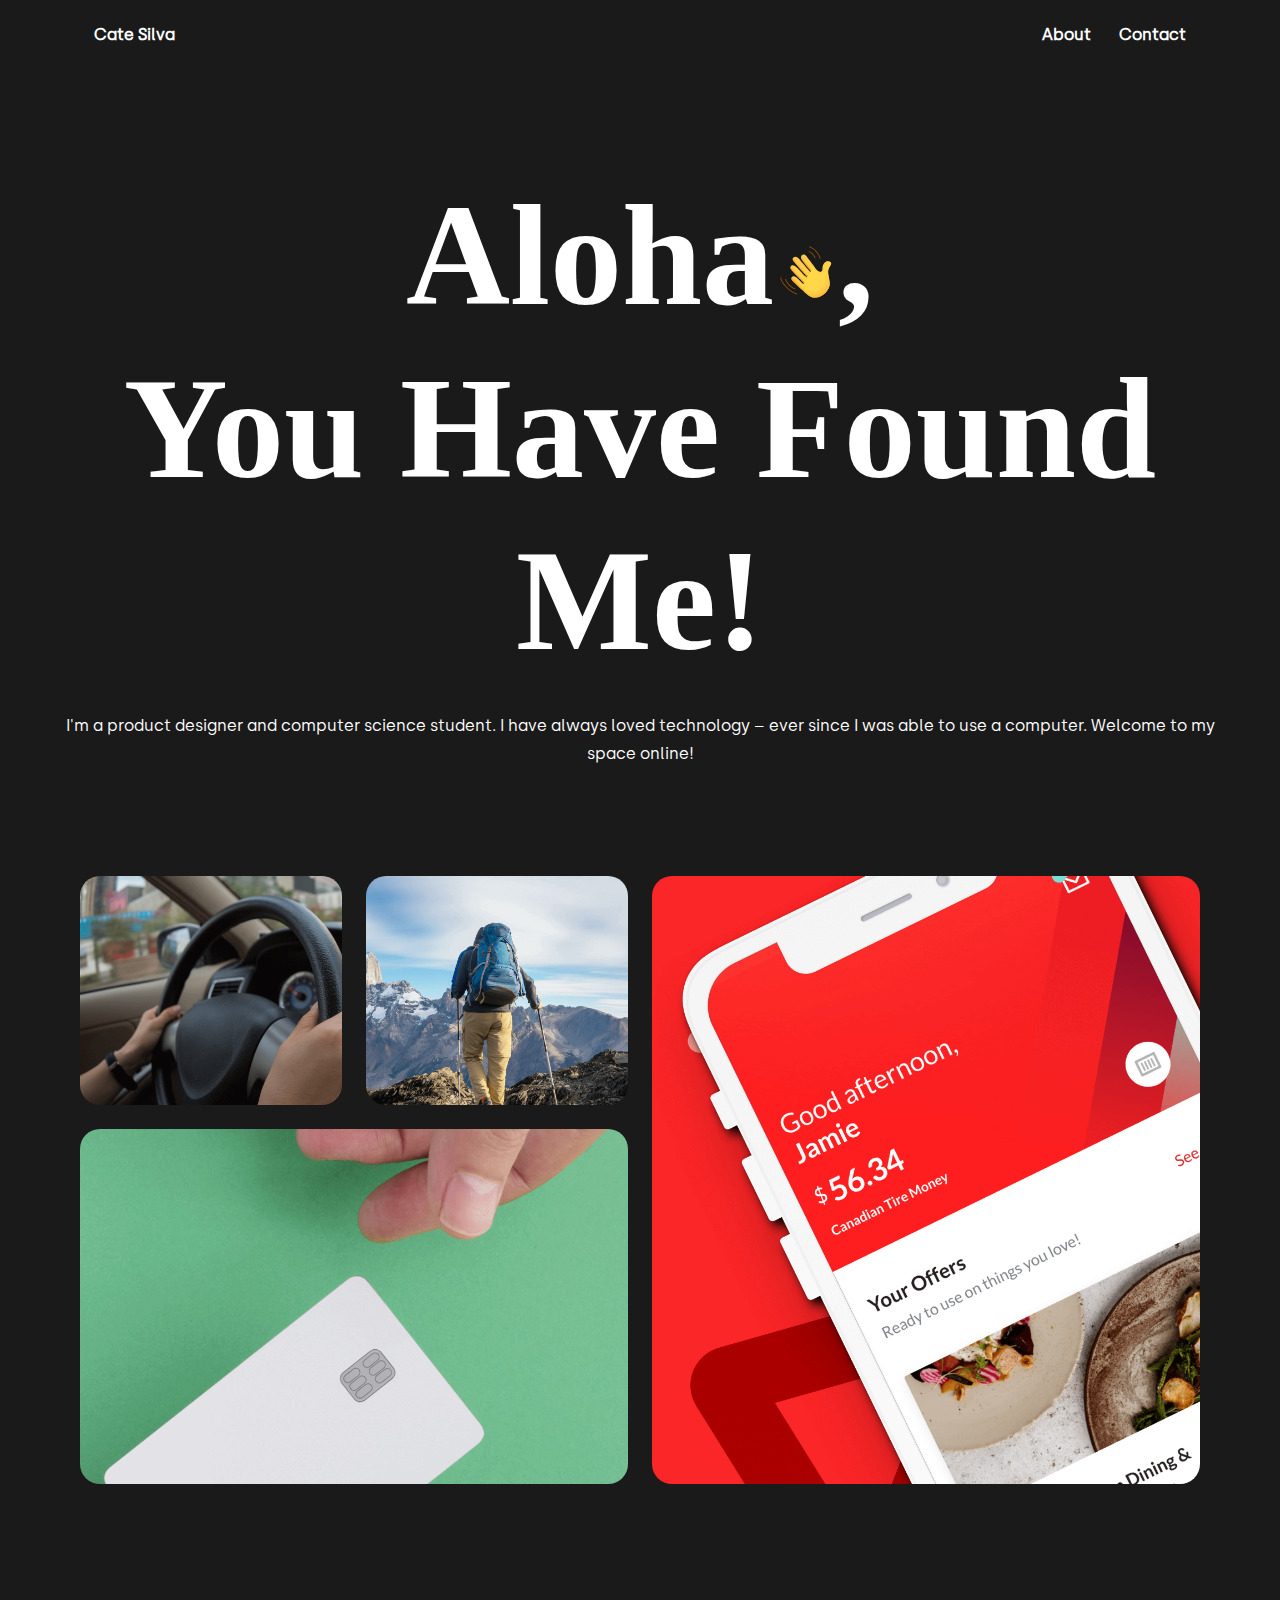
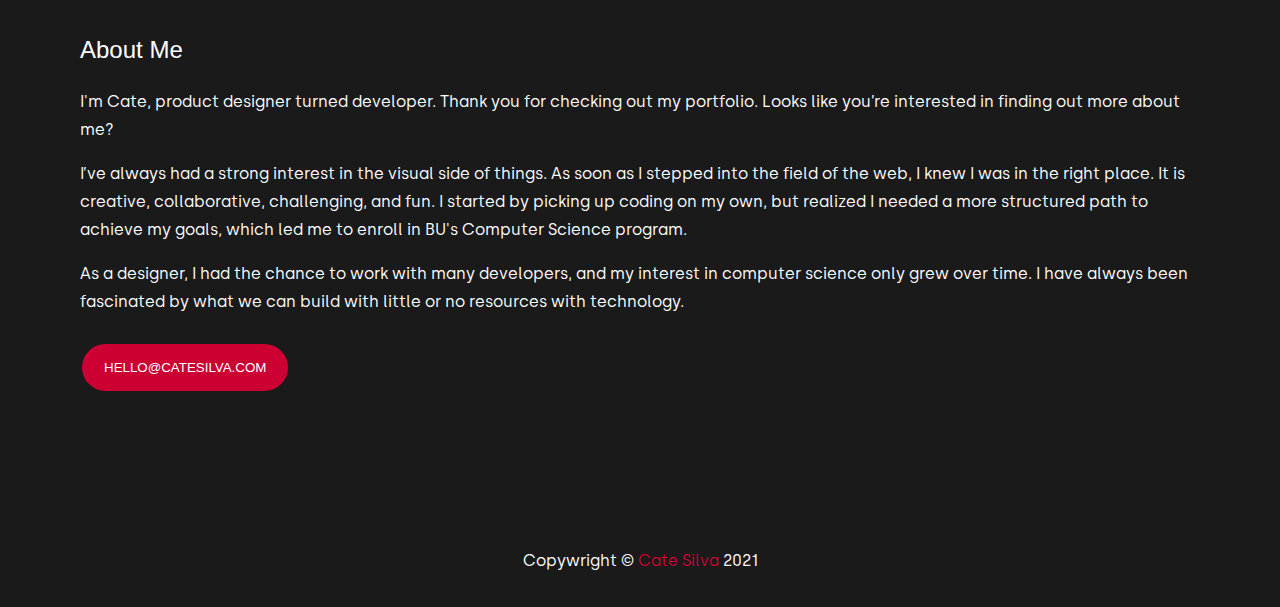
<file: index.html>
<!DOCTYPE html>
<html lang="en">
   <head>
      <title>Cate Silva - Creative Developer</title>
      <!-- Metadata -->
      <!-- Adding metadata to define information about the data that will be used by both search engines and web services -->
      <meta charset="utf-8" />
      <meta name="viewport" content="width=device-width, initial-scale=1, shrink-to-fit=no" />
      <meta name="description" content="Product designer turned developer. Passionate about creating inclusive experiences through code, research and empathy.">
      <meta name="author" content="Cate Silva">
      <meta name="viewport" content="width=device-width, initial-scale=1">
      <link rel="stylesheet" href="css/styles.css">
   </head>
   <body class="homepage">
      <div class="container">
         <!-- Header -->
         <header>
            <!-- Navigation -->
            <nav class="navbar">
               <div class="container flex">
                  <a class="nav-brand" href="">Cate Silva</a> 
                  <ul class="nav-list">
                     <li><a href="about.html">About</a></li>
                     <li><a href="contact.html">Contact</a></li>
                  </ul>
               </div>
            </nav>
            <!-- end Navigation -->
         </header>
         <!-- Header -->
         <!-- Main -->
         <main>
            <section class="align-center">
               <h1>Aloha<span><img src="img/waving_hand.svg" class="img-fluid wave-hand" alt="Waving Hand Emoji"></span>, <br>you have found me!</h1>
               <p>I'm a product designer and computer science student. I have always loved technology – ever since I was able to use a computer. Welcome to my space online!</p>
            </section>
         </main>
         <!-- Main -->
         <div class="my-2 py-2">
            <div class="container">
               <div class="gallery">
                  <figure class="gallery__item gallery__item--1">
                     <a href="easy-parking.html">
                     <img src="img/cover_easier_parking_in_cities.png" alt="Easier Parking in Cities - Research Project - Gallery Image 1" class="gallery__img">
                     </a>
                     <span class="bottom-to-top h4">Easier Parking</span>
                  </figure>
                  <figure class="gallery__item gallery__item--2">
                     <a href="online-banner-ads.html">
                     <img src="img/cover_ad_banners.png" alt="Online Banners - Marketing Project - Gallery Image 2" class="gallery__img">
                     </a>
                     <span class="bottom-to-top h4">Online Banner Ads</span>
                  </figure>
                  <figure class="gallery__item gallery__item--3">
                     <a href="triangles.html">
                     <img src="img/cover_triangles.png" alt="Triangles Mobile App - Gallery image 3" class="gallery__img">
                     </a>
                     <span class="bottom-to-top h4">Triangles</span>
                  </figure>
                  <figure class="gallery__item gallery__item--4">
                     <a href="pas.html">
                     <img src="img/cover_pas.png" alt="Purpose Advisors Solutions(PAS) Financial Advisors CRM- Gallery image 4" class="gallery__img">
                     <span class="bottom-to-top h4">Purpose Advisors Solutions(PAS)</span>
                     </a>
                  </figure>
               </div>
            </div>
         </div>
         <section class="my-6 py-5">
            <div class="container">
               <h2 class="mb-4">About Me</h2>
               <p>I'm Cate, product designer turned developer. Thank you for checking out my portfolio. Looks like you’re interested in finding out more about me?</p>
               <p>I’ve always had a strong interest in the visual side of things. As soon as I stepped into the field of the web, I knew I was in the right place. It is creative, collaborative, challenging, and fun. I started by picking up coding on my own, but realized I needed a more structured path to achieve my goals, which led me to enroll in BU's Computer Science program.</p>
               <p  class="mb-4">As a designer, I had the chance to work with many developers, and my interest in computer science only grew over time. I have always been fascinated by what we can build with little or no resources with technology.</p>
               <button id="btnId" type="submit" onclick="copyEmail()" class="btn">hello@catesilva.com</button>  
            </div>
         </section>
         <!-- Footer -->
         <footer class="my-2 py-2">
            <p class="text-center">Copywright &copy; <a href="">Cate Silva</a> 2021</p>
         </footer>
         <!-- End footer -->
      </div>
      <!-- END PAGE CONTENT -->
      <script src="js/main.js"></script>
      <noscript>
         For full functionality of this site it is necessary to enable JavaScript.
      </noscript>
   </body>
</html>
</file>
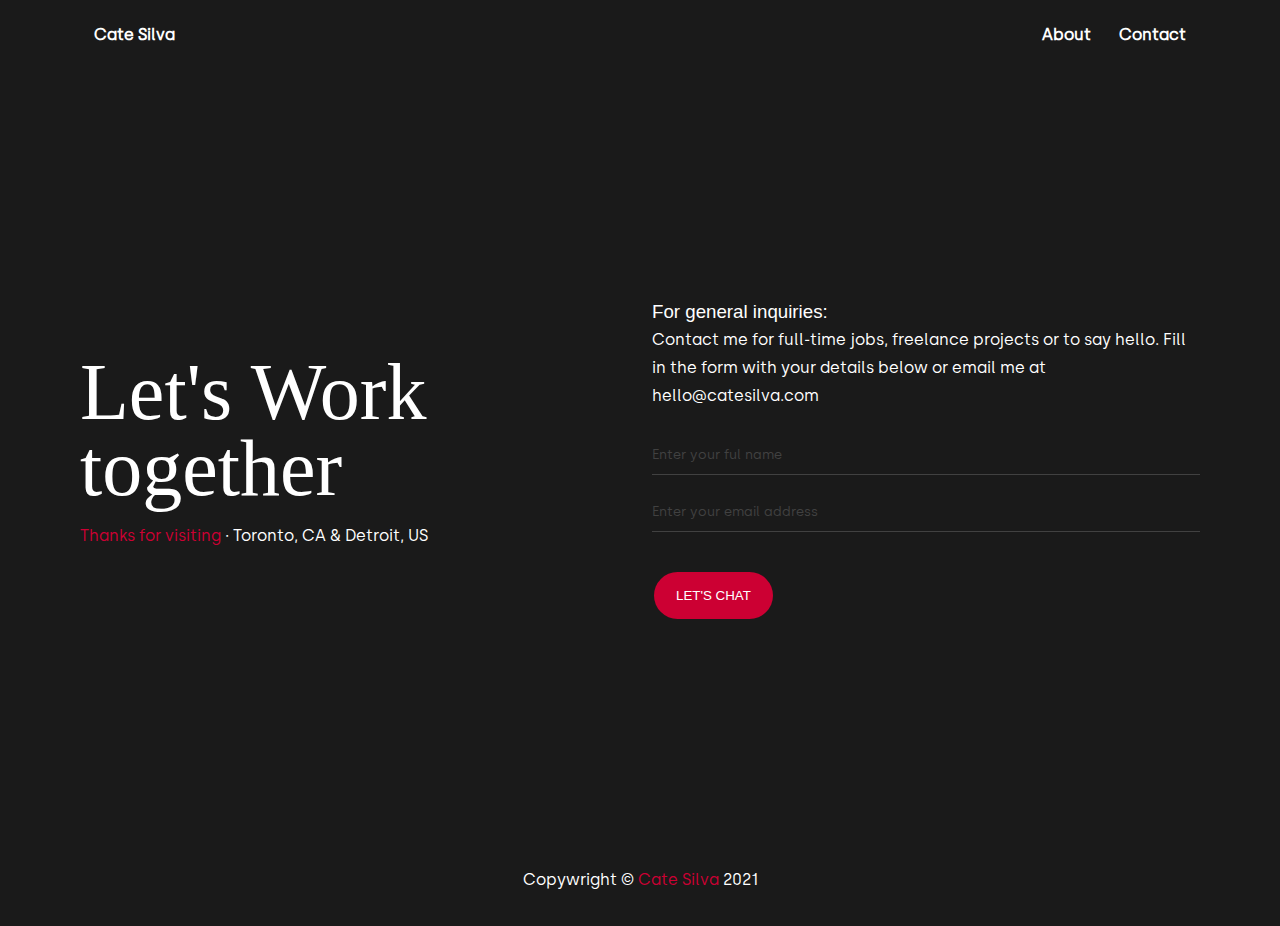
<file: contact.html>
<!DOCTYPE html>
<html lang="en">
   <head>
      <title>Cate Silva - Creative Developer</title>
      <!-- Metadata -->
      <!-- Adding metadata to define information about the data that will be used by both search engines and web services -->
      <meta charset="utf-8" />
      <meta name="viewport" content="width=device-width, initial-scale=1, shrink-to-fit=no" />
      <meta name="description" content="Product designer turned developer. Passionate about creating inclusive experiences through code, research and empathy.">
      <meta name="author" content="Cate Silva">
      <meta name="viewport" content="width=device-width, initial-scale=1">
      <link rel="stylesheet" href="css/styles.css">
   </head>
   <body>
      <div class="container">
         <!-- Header -->
         <header>
            <!-- Navigation -->
            <nav class="navbar">
               <div class="container flex">
                  <a class="nav-brand" href="index.html">Cate Silva</a> 
                  <ul class="nav-list">
                     <li><a href="about.html">About</a></li>
                     <li><a href="">Contact</a></li>
                  </ul>
               </div>
            </nav>
            <!-- end Navigation -->
         </header>
         <!-- Header -->
         <section class="contact-me">
            <div class="container">
               <div class="col-layout">
                  <div class="col">
                     <p class="lead mb-3">
                        Let's Work <br> together
                     </p>
                     <p><a href="playground.html" class="link">
                        Thanks for visiting</a> &middot; Toronto, CA & Detroit, US
                     </p>
                  </div>
                  <div class="col">
                     <h3>For general inquiries:</h3>
                     <p>Contact me for full-time jobs, freelance projects or to say hello. Fill in the form with your details below or email me at <a href="mailto:hello@catesilva.com">hello@catesilva.com</a>
                     </p>
                     <form action="signup.html" method="post" id="signup">
                        <div class="field">
                           <input type="text" id="name" name="name" placeholder="Enter your ful name" />
                           <small></small>
                        </div>
                        <div class="field">
                           <input type="text" id="email" name="email" placeholder="Enter your email address"/>
                           <small></small>
                        </div>
                        <div class="field">
                           <button type="submit" class="full">Let's Chat</button>
                        </div>
                     </form>
                  </div>
               </div>
            </div>
         </section>
         <!-- End footer -->    <!-- Footer -->
         <footer class="my-2 py-2">
            <p class="text-center">Copywright &copy; <a href="index.html">Cate Silva</a> 2021</p>
         </footer>
         <!-- End footer -->
      </div>
      <!-- END PAGE CONTENT -->
      <script src="js/form.js"></script>
      <noscript>
         For full functionality of this site it is necessary to enable JavaScript.
      </noscript>
   </body>
</html>
</file>
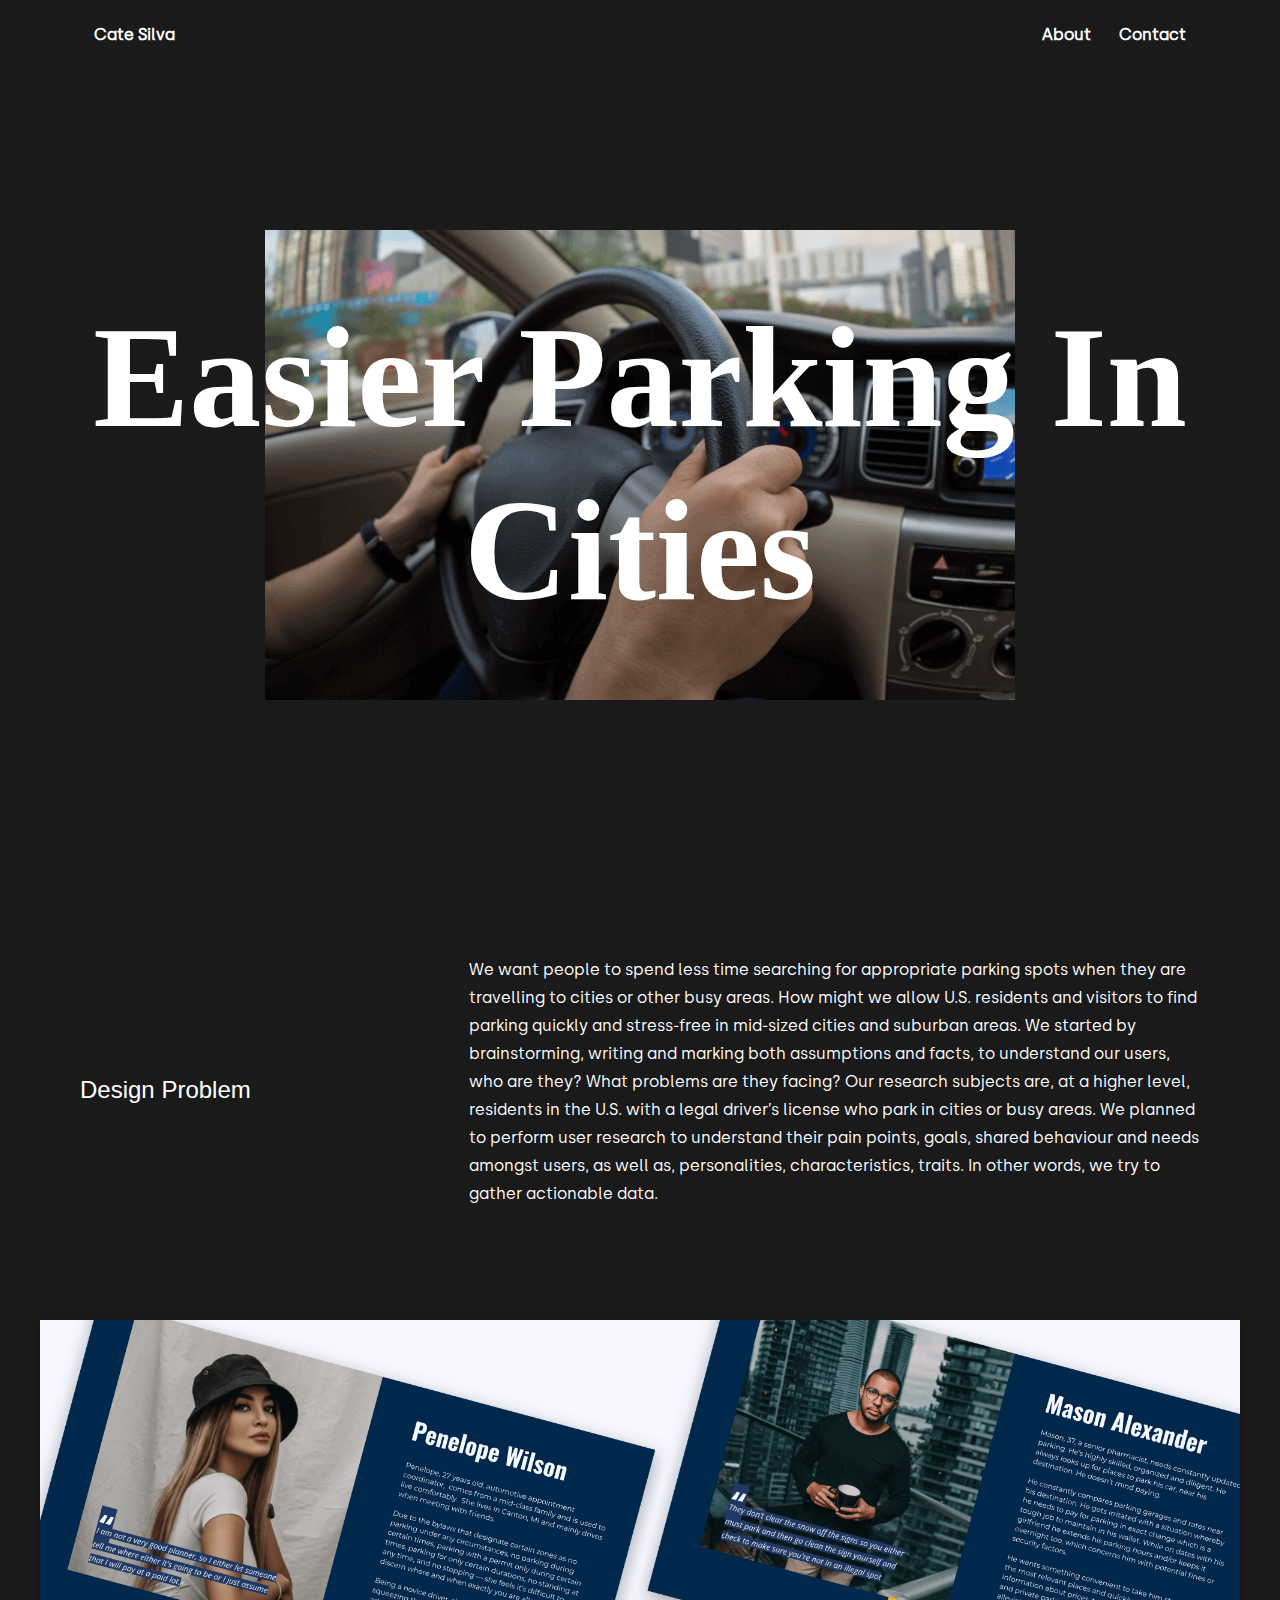
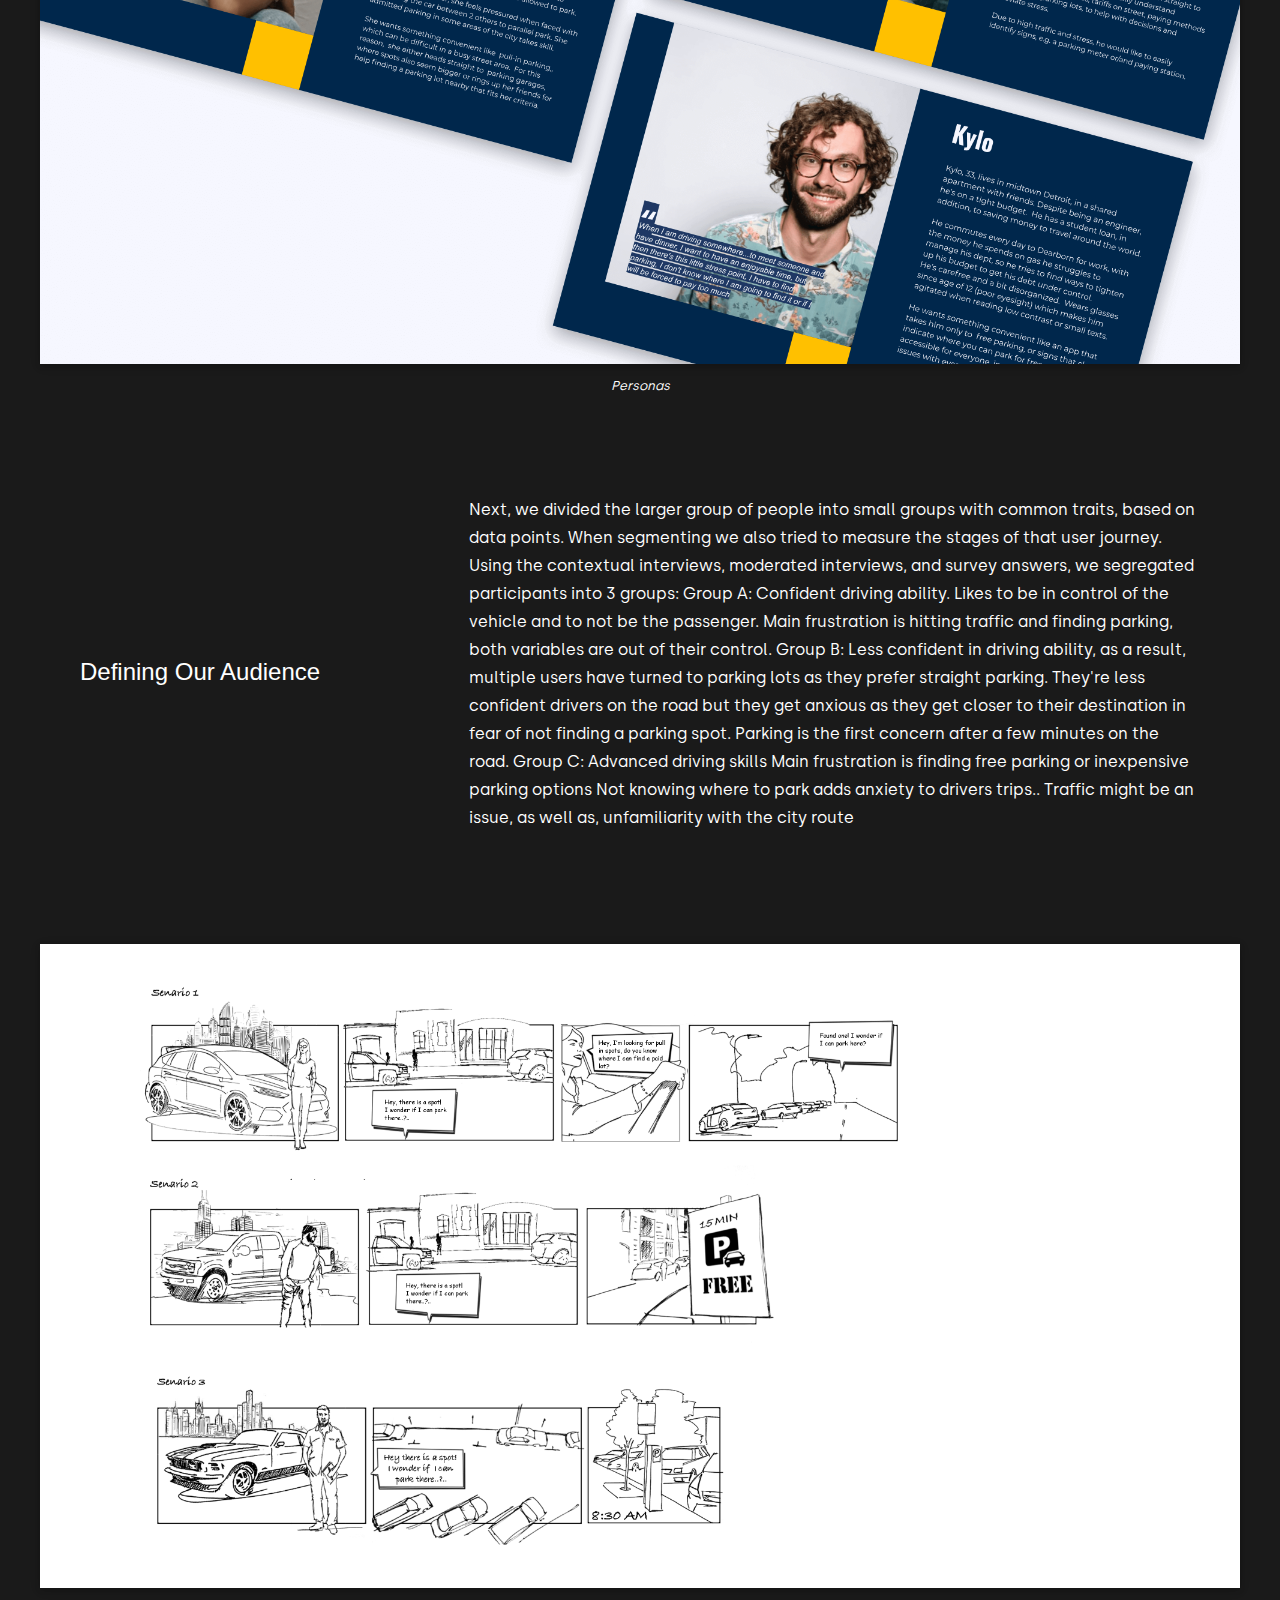
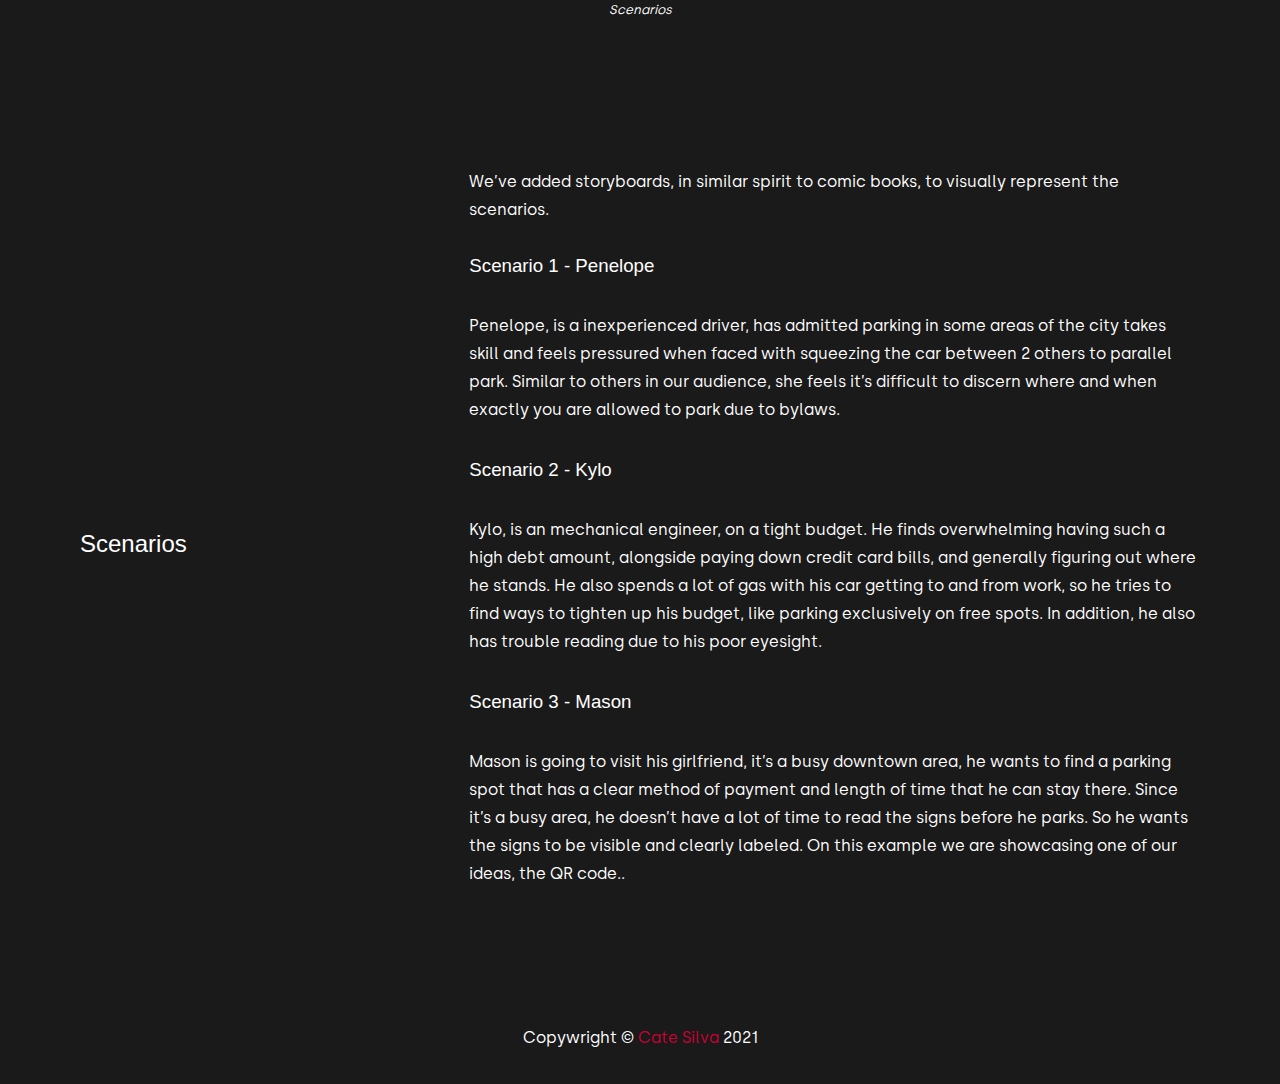
<file: easy-parking.html>
<!DOCTYPE html>
<html lang="en">
   <head>
      <title>Cate Silva - Creative Developer</title>
      <!-- Metadata -->
      <!-- Adding metadata to define information about the data that will be used by both search engines and web services -->
      <meta charset="utf-8" />
      <meta name="viewport" content="width=device-width, initial-scale=1, shrink-to-fit=no" />
      <meta name="description" content="Product designer turned developer. Passionate about creating inclusive experiences through code, research and empathy.">
      <meta name="author" content="Cate Silva">
      <meta name="viewport" content="width=device-width, initial-scale=1">
      <link rel="stylesheet" href="css/styles.css">
   </head>
   <body>
      <div class="container">
         <!-- Header -->
         <header>
            <!-- Navigation -->
            <nav class="navbar">
               <div class="container flex">
                  <a class="nav-brand" href="index.html">Cate Silva</a> 
                  <ul class="nav-list">
                     <li><a href="about.html">About</a></li>
                     <li><a href="contact.html">Contact</a></li>
                  </ul>
               </div>
            </nav>
            <!-- end Navigation -->
         </header>
         <!-- Header -->
         <!-- Header -->
         <section class="project-frame project--1">
            <h1 class="text-center">Easier Parking in Cities</h1>
         </section>
         <section class="my-5 py-5">
            <div class="container">
               <div class="offset-layout">
                  <h2 class="md">Design Problem</h2>
                  <p>
                     We want people to spend less time searching for appropriate parking spots when they are travelling to cities or other busy areas. How might we allow U.S. residents and visitors to find parking quickly and stress-free in mid-sized cities and suburban areas. 
                     We started by brainstorming, writing and marking both assumptions and facts, to understand our users, who are they? What problems are they facing? Our research subjects are, at a higher level, residents in the U.S. with a legal driver’s license who park in cities or busy areas. We planned to perform user research to understand their pain points, goals, shared behaviour and needs amongst users, as well as, personalities, characteristics, traits. In other words,  we try to gather actionable data.  
                  </p>
               </div>
            </div>
         </section>
         <aside class="mb-5 pb-5">
            <img src="img/easier_parking_cities_personas.png" alt="Easier Parking in Cities - Project Cover" class="gallery__img">
            <p class="subtitle align-center">Personas</p>
         </aside>
         <section class="mb-5 pb-5">
            <div class="container">
               <div class="offset-layout">
                  <h2 class="md">Defining Our Audience</h2>
                  <div>
                     <p>  Next, we divided the larger group of people into small groups with common traits, based on data points.
                        When segmenting we also tried to measure the stages of that user journey. Using the contextual interviews,  moderated interviews, and survey answers, we  segregated participants into 3 groups: Group A: Confident driving ability. 
                        Likes to be in control of the vehicle and to not be the passenger.
                        Main frustration is hitting traffic and finding parking,  both variables are out of their control.
                        Group B:
                        Less confident in driving ability, as a result, multiple users have turned to parking lots as they prefer straight parking.
                        They're less confident drivers on the road but they get anxious as they get closer to their destination in fear of not finding a parking spot. 
                        Parking is the first concern after a few minutes on the road. 
                        Group C:
                        Advanced driving skills
                        Main frustration is finding free parking or inexpensive parking options
                        Not knowing where to park adds anxiety to drivers trips.. 
                        Traffic might be an issue, as well as, unfamiliarity with the city route
                     </p>
                  </div>
               </div>
            </div>
         </section>
         <aside class="mb-5 pb-5">
            <img src="img/easier_parking_cities_scenarios.png" alt="Easier Parking in Cities - Scenarios" class="gallery__img">
            <p class="subtitle align-center">Scenarios</p>
         </aside>
         <section class="my-5 py-5">
            <div class="container">
               <div class="offset-layout">
                  <h2 class="md">Scenarios</h2>
                  <div>
                     We’ve added storyboards, in similar spirit to comic books, to visually represent the scenarios.<br><br>
                     <h3>Scenario 1 - Penelope</h3>
                     <ul class="nesting-list">
                        <li>     Penelope, is a inexperienced driver, has admitted parking in some areas of the city takes skill and feels pressured when faced with squeezing the car between 2 others to parallel park.  
                           Similar to others in our audience, she feels it’s difficult to discern where and when exactly you are allowed to park due to bylaws.
                        </li>
                     </ul>
                     <h3>  Scenario 2 - Kylo</h3>
                     <ul class="nesting-list">
                        <li>    Kylo, is an mechanical engineer, on a tight budget. He finds overwhelming having such a high debt amount, alongside paying down credit card bills, and generally figuring out where he stands. He also spends a lot of gas with his car getting to and from work, so he tries to find ways to tighten up his budget, like parking exclusively on free spots. In addition, he also has trouble reading due to his poor eyesight.</li>
                     </ul>
                     <h3>  Scenario 3 - Mason</h3>
                     <ul class="nesting-list">
                        <li>   Mason is going to visit his girlfriend, it’s a busy downtown area, he wants to find a parking spot that has a clear method of payment and length of time that he can stay there. Since it’s a busy area, he doesn’t have a lot of time to read the signs before he parks. So he wants the signs to be visible and clearly labeled. On this example we are showcasing one of our ideas, the QR code..</li>
                     </ul>
                  </div>
               </div>
            </div>
         </section>
         <!-- Footer -->
         <footer class="my-2 py-2">
            <p class="text-center">Copywright &copy; <a href="index.html">Cate Silva</a> 2021</p>
         </footer>
         <!-- End footer -->
      </div>
      <noscript>
         For full functionality of this site it is necessary to enable JavaScript.
      </noscript>
   </body>
</html>
</file>
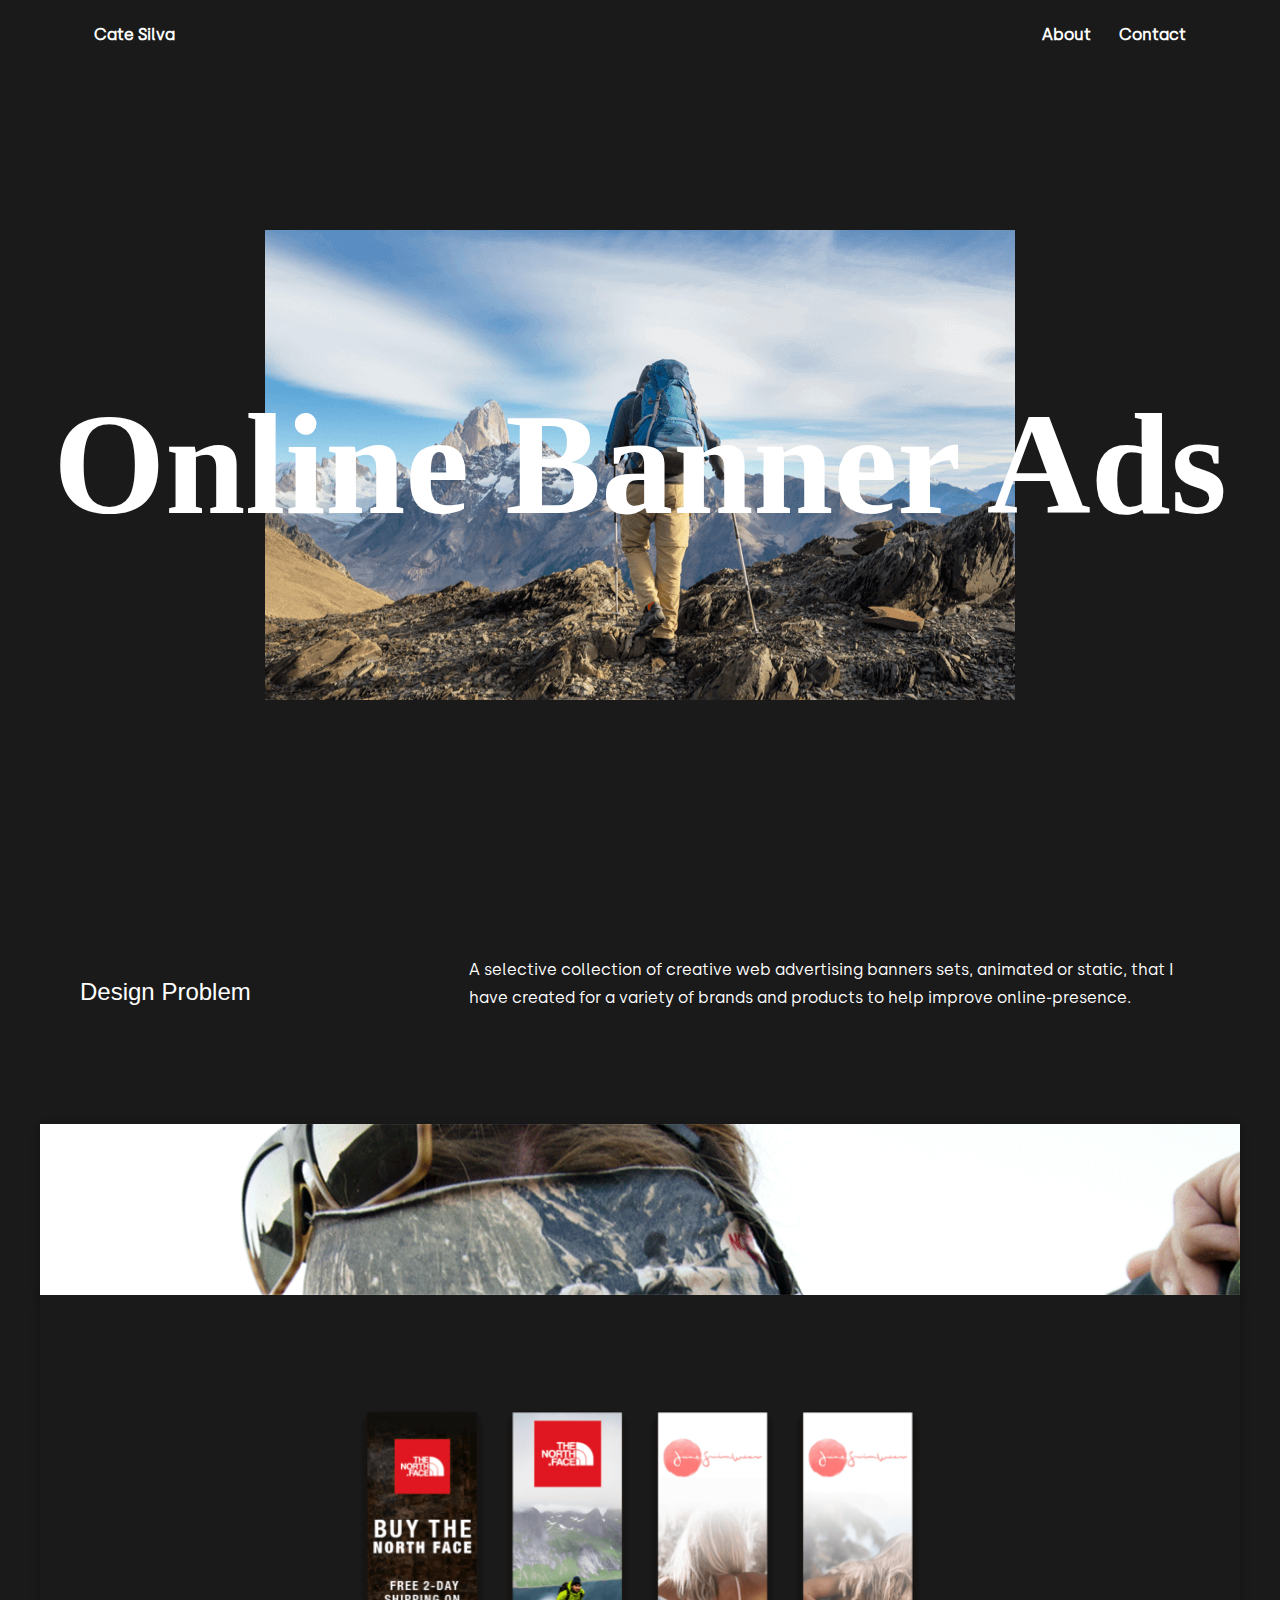
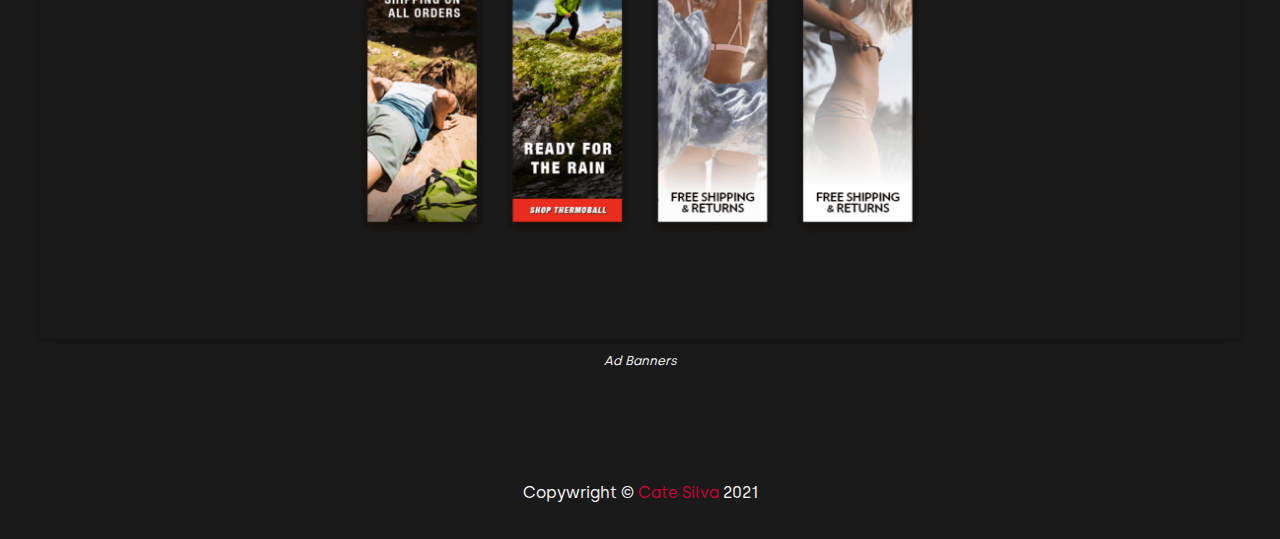
<file: online-banner-ads.html>
<!DOCTYPE html>
<html lang="en">
   <head>
      <title>Cate Silva - Creative Developer</title>
      <!-- Metadata -->
      <!-- Adding metadata to define information about the data that will be used by both search engines and web services -->
      <meta charset="utf-8" />
      <meta name="viewport" content="width=device-width, initial-scale=1, shrink-to-fit=no" />
      <meta name="description" content="Product designer turned developer. Passionate about creating inclusive experiences through code, research and empathy.">
      <meta name="author" content="Cate Silva">
      <meta name="viewport" content="width=device-width, initial-scale=1">
      <link rel="stylesheet" href="css/styles.css">
   </head>
   <body>
      <div class="container">
         <!-- Header -->
         <header>
            <!-- Navigation -->
            <nav class="navbar">
               <div class="container flex">
                  <a class="nav-brand" href="index.html">Cate Silva</a> 
                  <ul class="nav-list">
                     <li><a href="about.html">About</a></li>
                     <li><a href="contact.html">Contact</a></li>
                  </ul>
               </div>
            </nav>
            <!-- end Navigation -->
         </header>
         <!-- Header -->
         <section class="project-frame project--2">
            <h1 class="text-center">Online Banner Ads</h1>
         </section>
         <section class="my-5 py-5">
            <div class="container">
               <div class="offset-layout">
                  <h2 class="md">Design Problem</h2>
                  <p>
                     A selective collection of creative web advertising banners sets, animated or static, that I have created for a variety of brands and products to help improve online-presence.
                  </p>
               </div>
            </div>
         </section>
         <aside>
            <img src="img/Cate-Silva-online-banners-ads-01.gif" alt="Online Banners - Animated" class="gallery__img">
         </aside>
         <aside class="mb-5 pb-5">
            <img src="img/online_ads_02.png" alt="Online Banners - Static" class="gallery__img">
            <p class="subtitle align-center">Ad Banners</p>
         </aside>
         <!-- Footer -->
         <footer class="my-2 py-2">
            <p class="text-center">Copywright &copy; <a href="index.html">Cate Silva</a> 2021</p>
         </footer>
         <!-- End footer -->
      </div>
      <!-- END PAGE CONTENT -->
      <noscript>
         For full functionality of this site it is necessary to enable JavaScript.
      </noscript>
   </body>
</html>
</file>
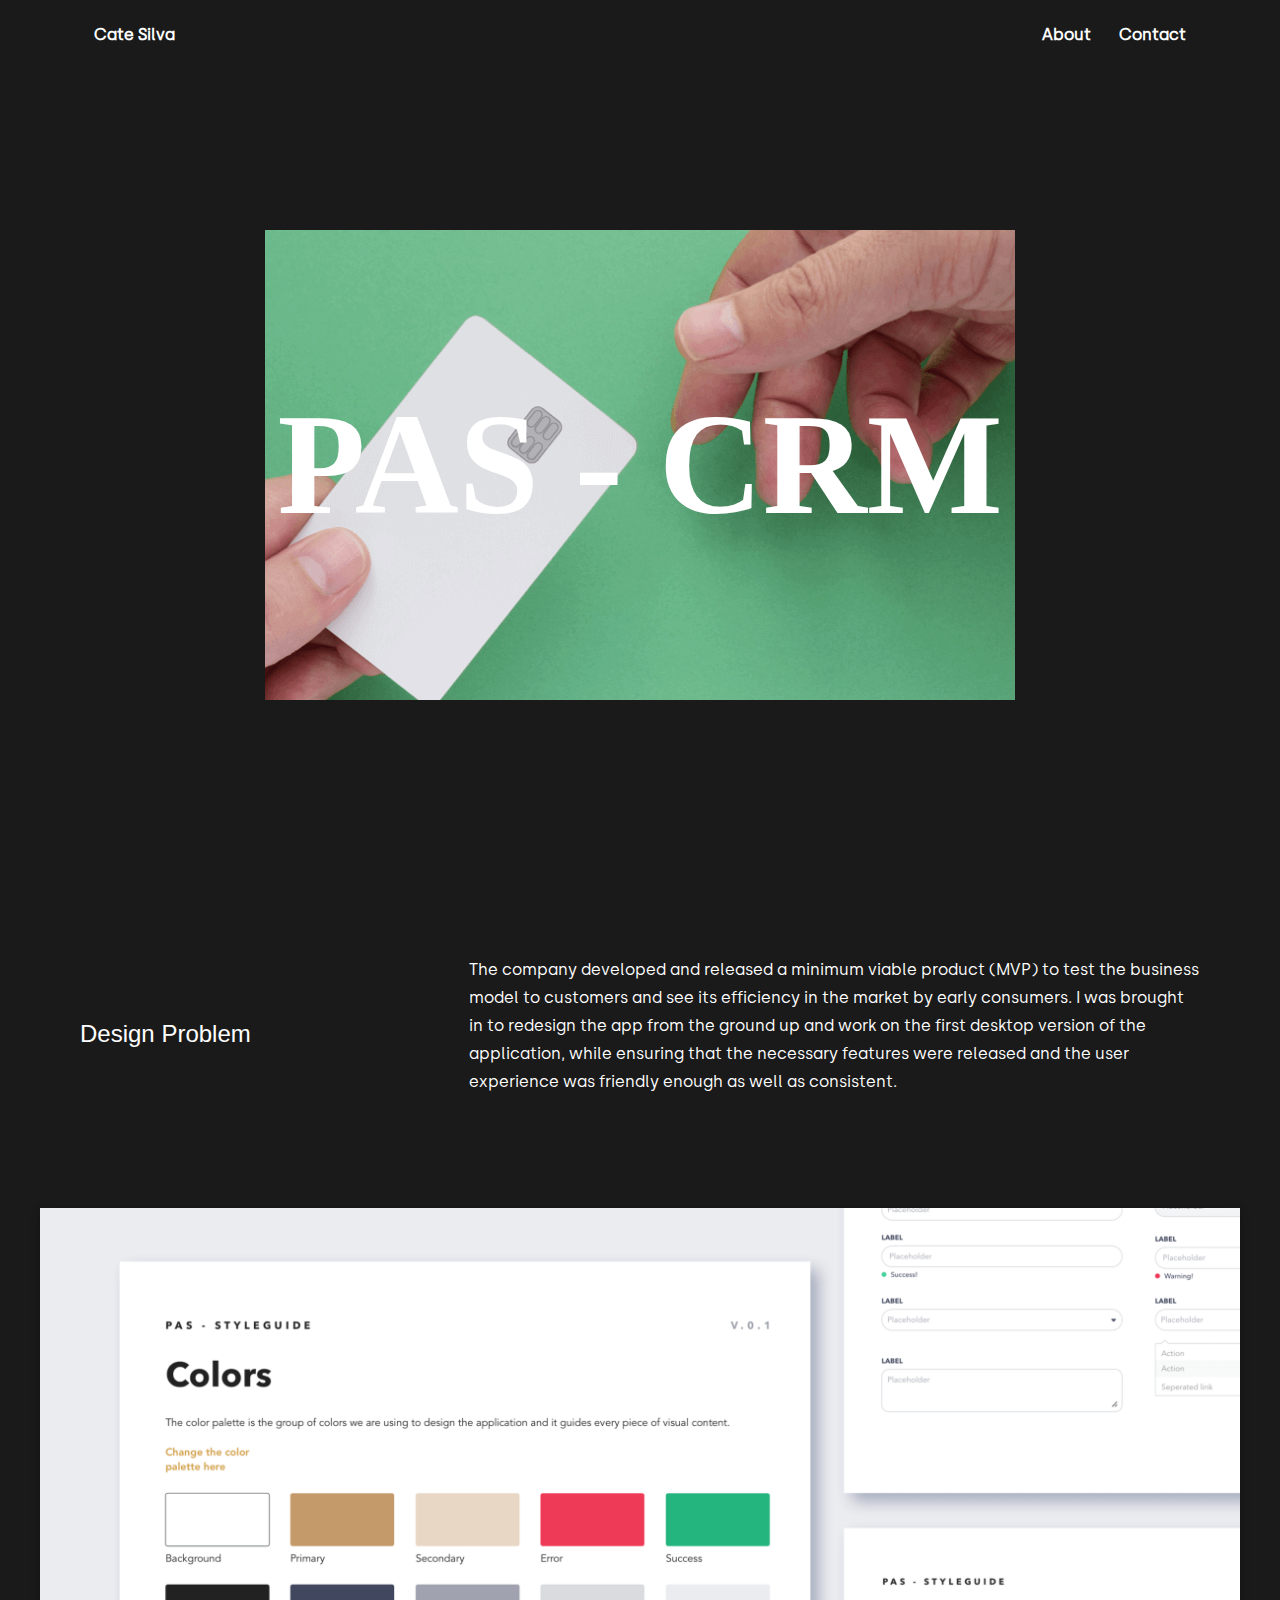
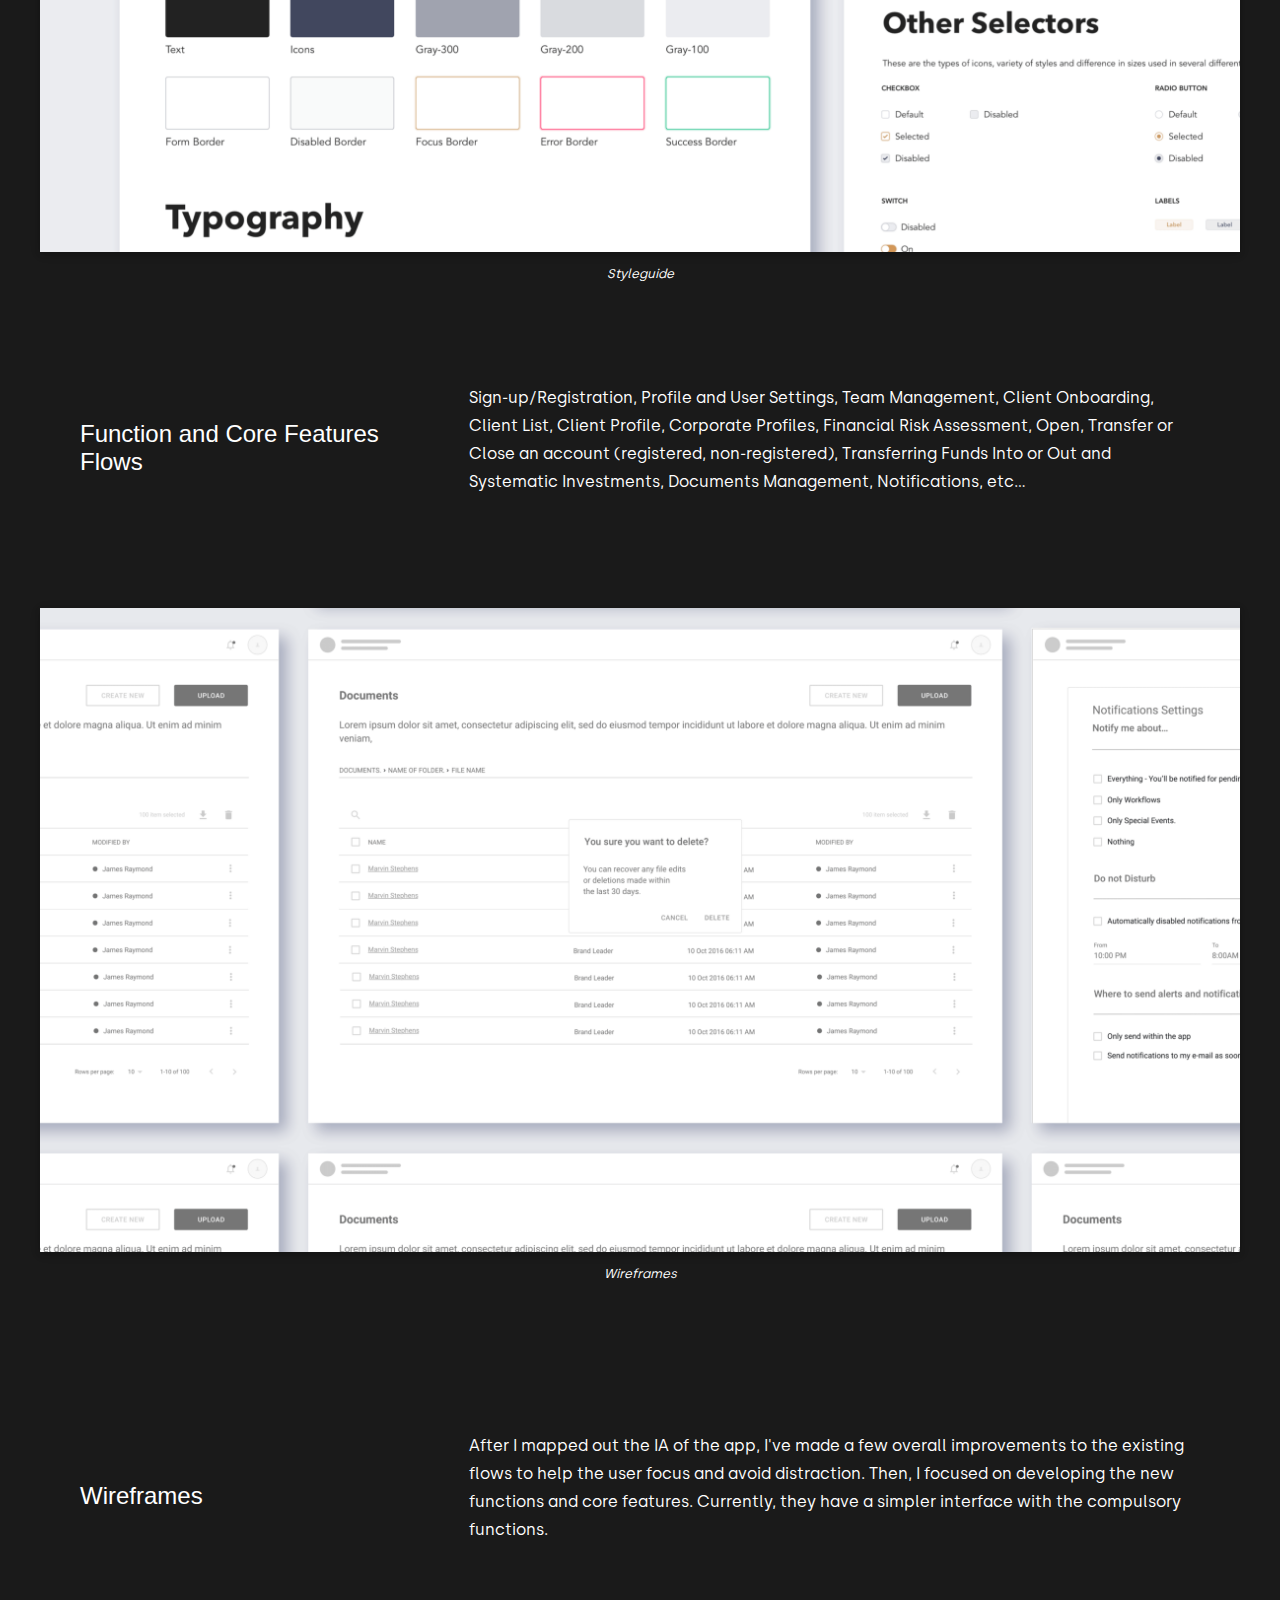
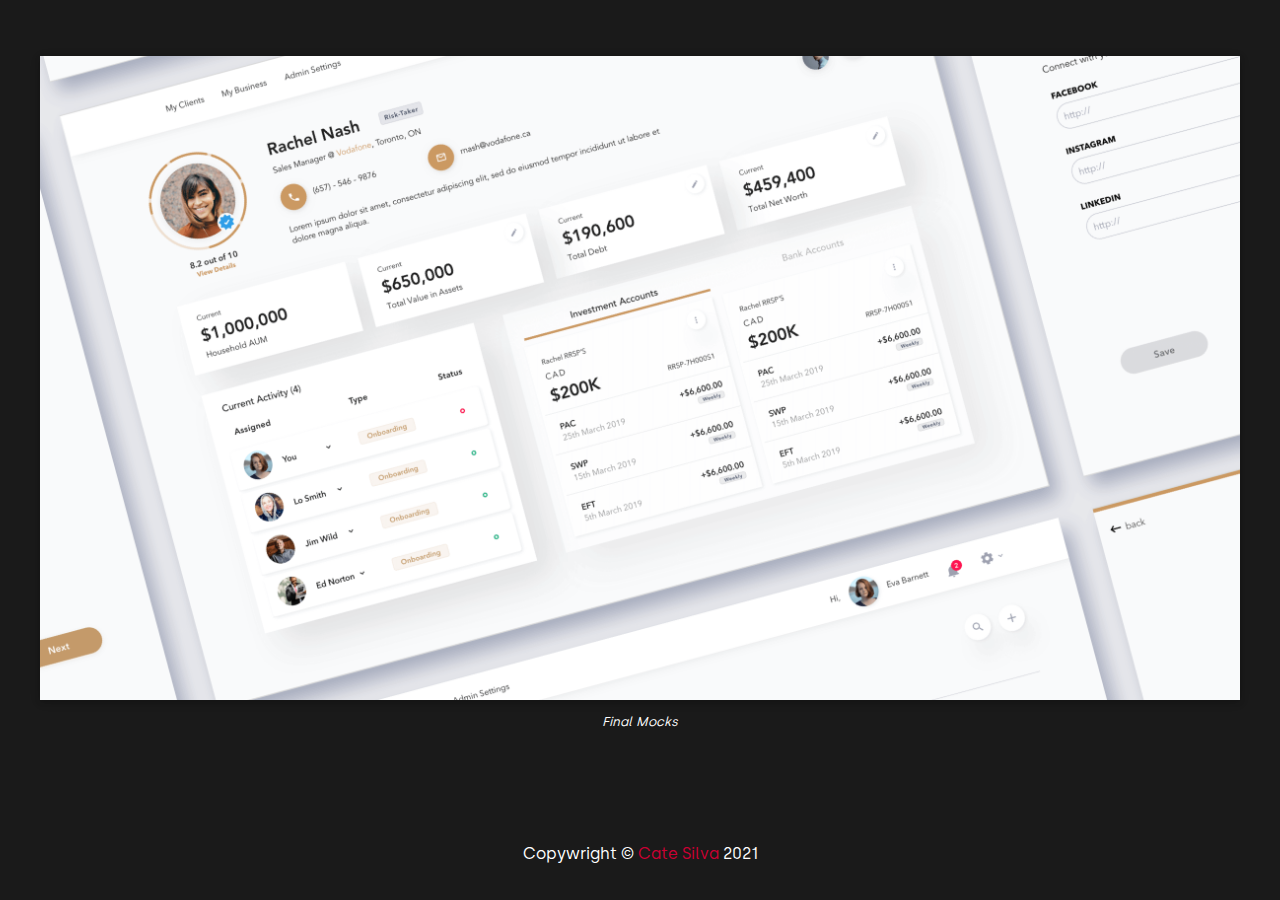
<file: pas.html>
<!DOCTYPE html>
<html lang="en">
   <head>
      <title>Cate Silva - Creative Developer</title>
      <!-- Metadata -->
      <!-- Adding metadata to define information about the data that will be used by both search engines and web services -->
      <meta charset="utf-8" />
      <meta name="viewport" content="width=device-width, initial-scale=1, shrink-to-fit=no" />
      <meta name="description" content="Product designer turned developer. Passionate about creating inclusive experiences through code, research and empathy.">
      <meta name="author" content="Cate Silva">
      <meta name="viewport" content="width=device-width, initial-scale=1">
      <link rel="stylesheet" href="css/styles.css">
   </head>
   <body>
      <div class="container">
         <!-- Header -->
         <header>
            <!-- Navigation -->
            <nav class="navbar">
               <div class="container flex">
                  <a class="nav-brand" href="index.html">Cate Silva</a> 
                  <ul class="nav-list">
                     <li><a href="about.html">About</a></li>
                     <li><a href="contact.html">Contact</a></li>
                  </ul>
               </div>
            </nav>
            <!-- end Navigation -->
         </header>
         <!-- Header -->
         <section class="project-frame project--4">
            <h1 class="text-center">PAS - CRM</h1>
         </section>
         <section class="my-5 py-5">
            <div class="container">
               <div class="offset-layout">
                  <h2 class="md">Design Problem</h2>
                  <p>
                     The company developed and released a minimum viable product (MVP) to test the business model to customers and see its efficiency in the market by early consumers. I was brought in to redesign the app from the ground up and work on the first desktop version of the application, while ensuring that the necessary features were released and the user experience was friendly enough as well as consistent.
                  </p>
               </div>
            </div>
         </section>
         <aside class="mb-5 pb-5">
            <img src="img/pas_01.png" alt="PAS - Styleguide" class="gallery__img">
            <p class="subtitle align-center">Styleguide</p>
         </aside>
         <section class="mb-5 pb-5">
            <div class="container">
               <div class="offset-layout">
                  <h2 class="md">Function and Core Features Flows</h2>
                  <div>
                     <p> Sign-up/Registration, Profile and User Settings, Team Management, Client Onboarding, Client List, Client Profile, Corporate Profiles, Financial Risk Assessment, Open, Transfer or Close an account (registered, non-registered), Transferring Funds Into or Out and Systematic Investments, Documents Management, Notifications, etc...
                     </p>
                  </div>
               </div>
            </div>
         </section>
         <aside class="mb-5 pb-5">
            <img src="img/pas_02.png" alt="PAS - Wireframes" class="gallery__img">
            <p class="subtitle align-center">Wireframes</p>
         </aside>
         <section class="my-5 py-5">
            <div class="container">
               <div class="offset-layout">
                  <h2 class="md">Wireframes</h2>
                  <p>
                     After I mapped out the IA of the app, I've made a few overall improvements to the existing flows to help the user focus and avoid distraction. Then, I focused on developing the new functions and core features. Currently, they have a simpler interface with the compulsory functions.
                  </p>
               </div>
            </div>
         </section>
         <aside class="mb-5 pb-5">
            <img src="img/pas_03.png" alt="PAS - Final Mocks" class="gallery__img">
            <p class="subtitle align-center">Final Mocks</p>
         </aside>
         <!-- Footer -->
         <footer class="my-2 py-2">
            <p class="text-center">Copywright &copy; <a href="index.html">Cate Silva</a> 2021</p>
         </footer>
         <!-- End footer -->
      </div>
      <!-- END PAGE CONTENT -->
      <noscript>
         For full functionality of this site it is necessary to enable JavaScript.
      </noscript>
   </body>
</html>
</file>
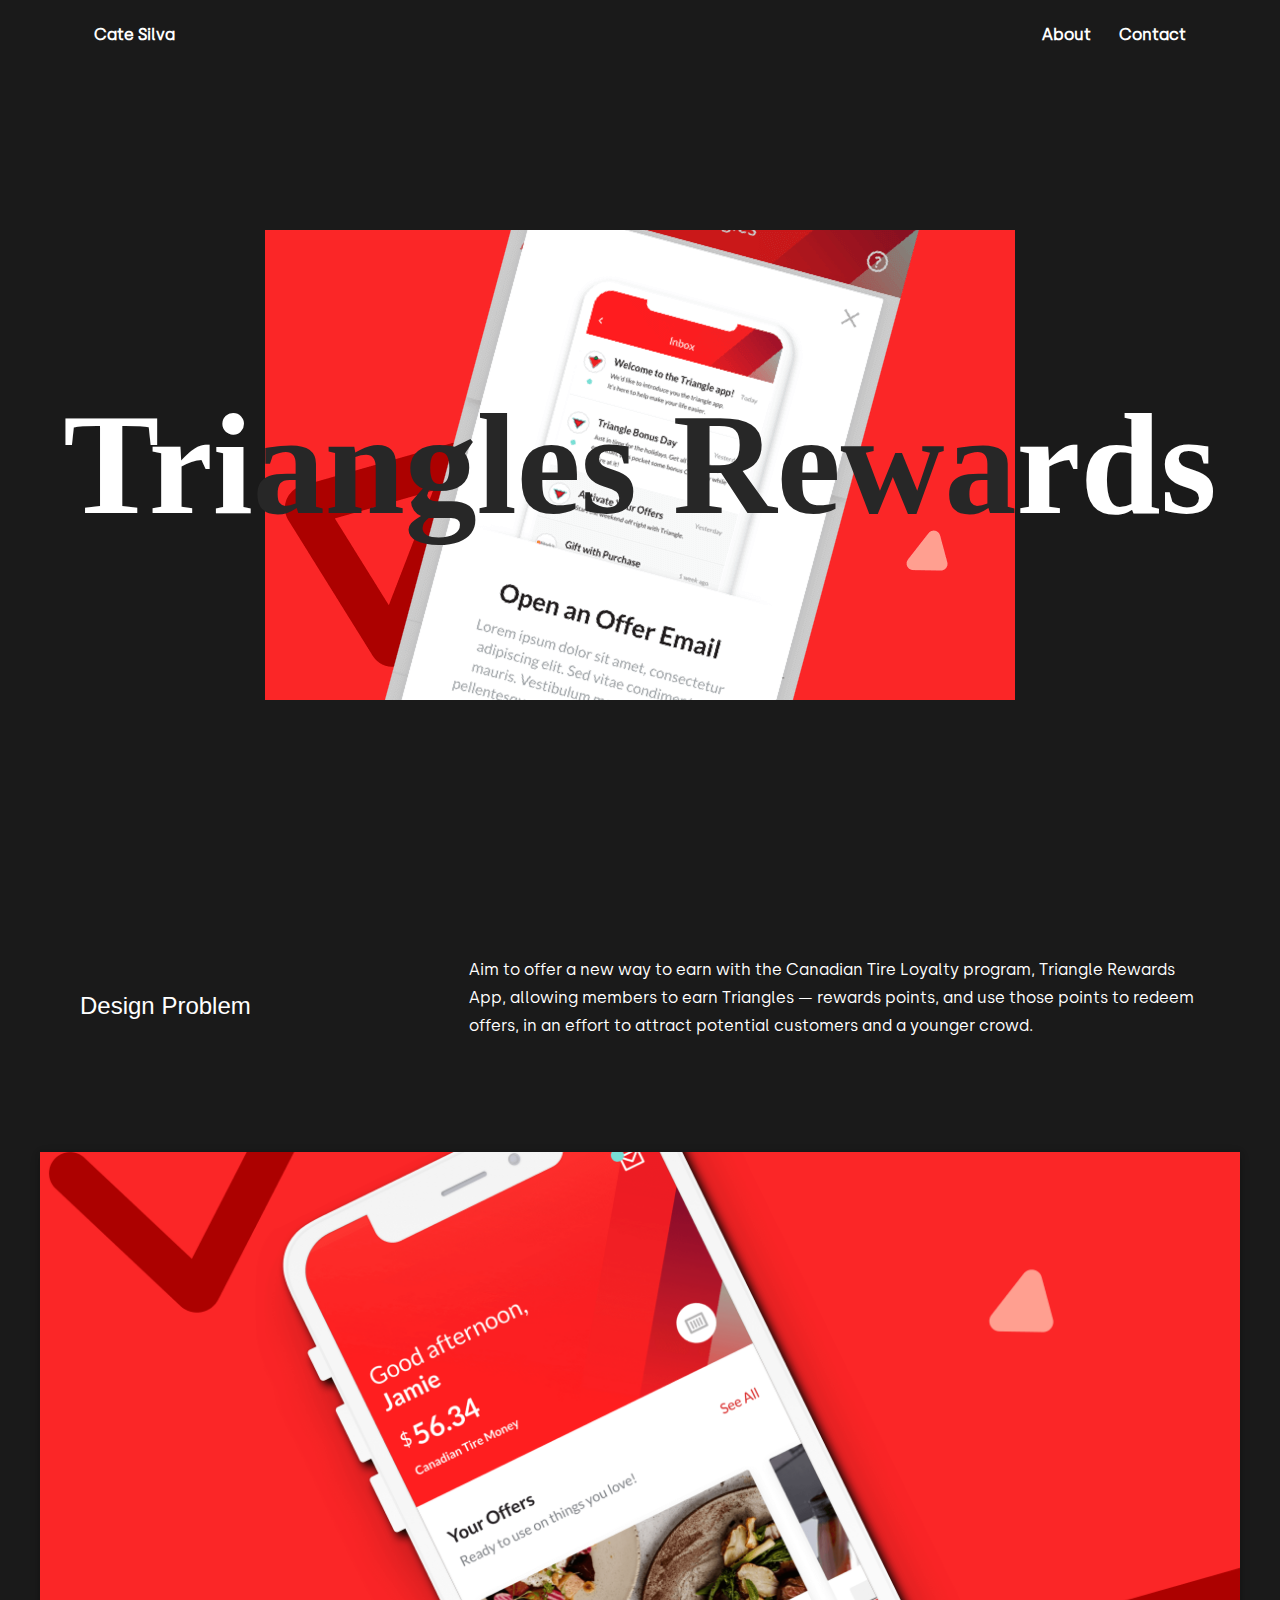
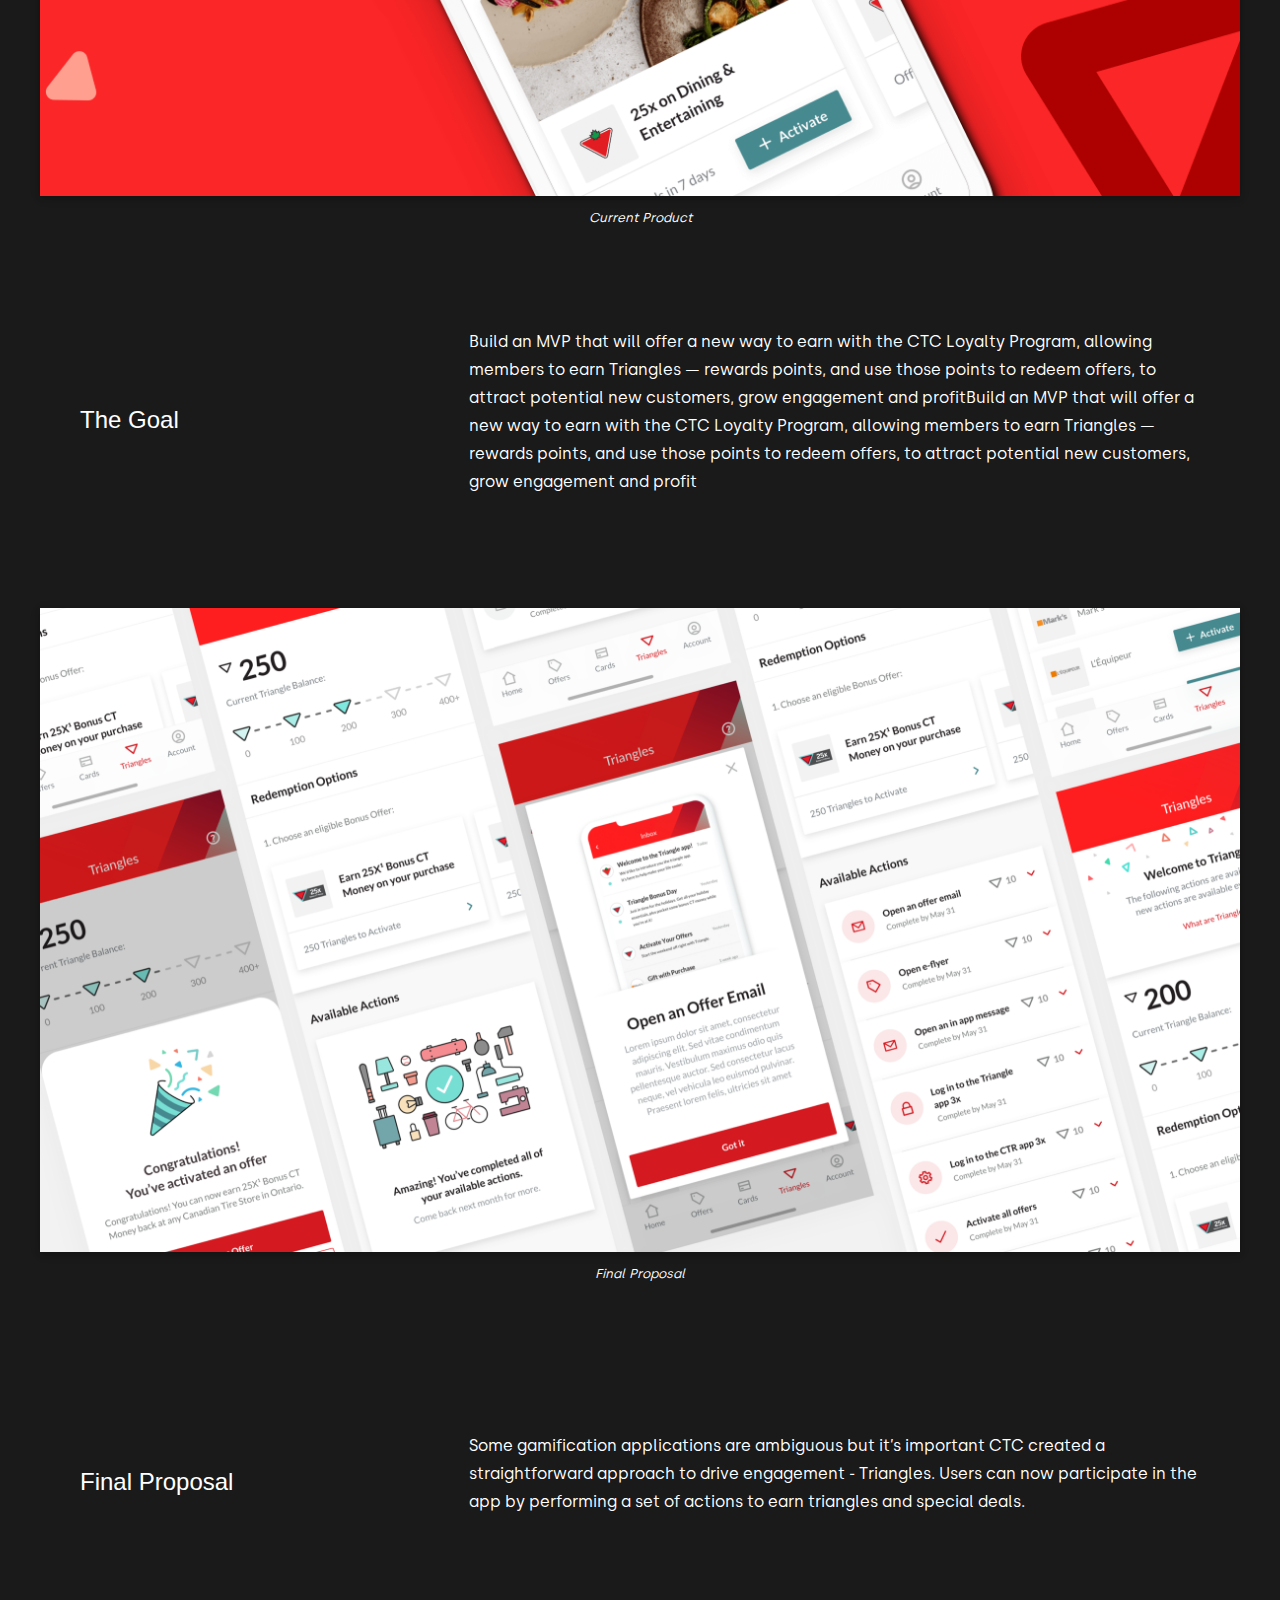
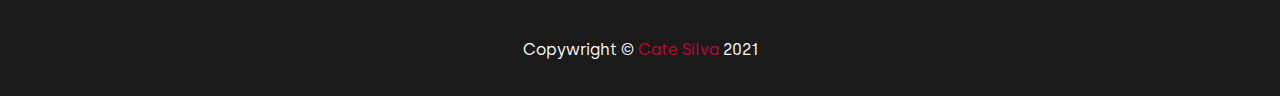
<file: triangles.html>
<!DOCTYPE html>
<html lang="en">
   <head>
      <title>Cate Silva - Creative Developer</title>
      <!-- Metadata -->
      <!-- Adding metadata to define information about the data that will be used by both search engines and web services -->
      <meta charset="utf-8" />
      <meta name="viewport" content="width=device-width, initial-scale=1, shrink-to-fit=no" />
      <meta name="description" content="Product designer turned developer. Passionate about creating inclusive experiences through code, research and empathy.">
      <meta name="author" content="Cate Silva">
      <meta name="viewport" content="width=device-width, initial-scale=1">
      <link rel="stylesheet" href="css/styles.css">
   </head>
   <body>
      <div class="container">
         <!-- Header -->
         <header>
            <!-- Navigation -->
            <nav class="navbar">
               <div class="container flex">
                  <a class="nav-brand" href="index.html">Cate Silva</a> 
                  <ul class="nav-list">
                     <li><a href="about.html">About</a></li>
                     <li><a href="contact.html">Contact</a></li>
                  </ul>
               </div>
            </nav>
            <!-- end Navigation -->
         </header>
         <!-- Header -->
         <section class="project-frame project--3">
            <h1 class="text-center light">Tri<span class="dark">angles Rewa</span>rds</h1>
         </section>
         <section class="my-5 py-5">
            <div class="container">
               <div class="offset-layout">
                  <h2 class="md">Design Problem</h2>
                  <p>
                     Aim to offer a new way to earn with the Canadian Tire Loyalty program, Triangle Rewards App, allowing members to earn Triangles — rewards points, and use those points to redeem offers, in an effort to attract potential customers and a younger crowd.
                  </p>
               </div>
            </div>
         </section>
         <aside class="mb-5 pb-5">
            <img src="img/triangles_01.png" alt="Triangles - Current Product" class="gallery__img">
            <p class="subtitle align-center">Current Product</p>
         </aside>
         <section class="mb-5 pb-5">
            <div class="container">
               <div class="offset-layout">
                  <h2 class="md">The Goal</h2>
                  <div>
                     <p>  Build an MVP that will offer a new way to earn with the CTC Loyalty Program, allowing members to earn Triangles — rewards points, and use those points to redeem offers, to attract potential new customers, 
                        grow engagement and profitBuild an MVP that will offer a new way to earn with the CTC Loyalty Program, allowing members to earn Triangles — rewards points, and use those points to redeem offers, to attract potential new customers, 
                        grow engagement and profit
                     </p>
                  </div>
               </div>
            </div>
         </section>
         <aside class="mb-5 pb-5">
            <img src="img/triangles_03.png" alt="Triangles - Final Proposal" class="gallery__img">
            <p class="subtitle align-center">Final Proposal</p>
         </aside>
         <section class="my-5 py-5">
            <div class="container">
               <div class="offset-layout">
                  <h2 class="md">Final Proposal</h2>
                  <p>
                     Some gamification applications are ambiguous but it’s important CTC created a straightforward approach to drive engagement - Triangles. Users can now participate in the app by performing a set of actions to earn triangles and special deals.
                  </p>
               </div>
            </div>
         </section>
         <!-- Footer -->
         <footer class="my-2 py-2">
            <p class="text-center">Copywright &copy; <a href="index.html">Cate Silva</a> 2021</p>
         </footer>
         <!-- End footer -->
      </div>
      <!-- END PAGE CONTENT -->
      <noscript>
         For full functionality of this site it is necessary to enable JavaScript.
      </noscript>
   </body>
</html>
</file>
<file: css/styles.css>
/*Color Variables*/
 :root {
     --body-font-family: 'Silka Regular', sans-serif;
     --body-font-heading: 'Silka Bold', sans-serif;
     --body-font-size:1rem;
     --body-font-weight:300;
     --body-line-height:1.75rem;
     --body-text-align:left;
     --body-background:#1a1a1a;
     --body-color:#FFF;
     --accent-color: #CC0033;
     --accent-hover:#b3002d;
     --grey: #727272;
     --mid-grey:#272727;
     --light-grey: #414141;
     --color-linkdln: #2867B2;
     --color-medium: #657786;
     --color-dribbble: #ea4c89;
     --color-instagram: #833AB4;
     --color-twitter: #1da1f2;
     --color-purple:rgb(88, 55, 97);
 }

/* Fonts */
@import url('https://fonts.googleapis.com/css2?family=Inter:wght@100;200;300;400;500;600;700;800;900&display=swap');
      
@font-face {
     font-family: 'Silka Regular';
     font-style: normal;
     font-weight: normal;
     src: local('Silka Regular'), url('../fonts/Silka-Regular.woff') format('woff');
}

@font-face {
     font-family: 'EksellDisplay-Small';
     font-style: normal;
     font-weight: normal;
     src: local('EksellDisplay-Small'), url('../fonts/EksellDisplay-Small.woff') format('otf');
}

@font-face {
     font-family: 'EksellDisplay-Small';
     font-style: normal;
     font-weight: normal;
     src: local('EksellDisplay-Small'), url('../fonts/EksellDisplay-Small.woff') format('woff');
}

@font-face {
     font-family: 'EksellDisplayWeb-Medium';
     font-style: normal;
     font-weight: 400;
     src: local('EksellDisplayWeb-Medium'), url('../fonts/EksellDisplayWeb-Medium.woff') format('woff');
}

@font-face {
     font-family: 'EksellDisplay-Large';
     font-style: normal;
     font-weight: 400;
     src: local('EksellDisplay-Large'), url('../fonts/EksellDisplay-Large.woff') format('woff');
}

/* General */
*, *::before, *::after {
     box-sizing: border-box;
     padding: 0;
     margin: 0;
}

html {
     height: 100%;
     background-color: var(--body-background);
}

body {
     margin: 0;
     font-family: var(--body-font-family);
     font-size: var(--body-font-size);
     font-weight: var(--body-font-weight);
     line-height: var(--body-line-height);
     color: var(--body-color);
     text-align:var(--align-left);
     min-height:100%;
     position:relative;
 }

ul {
     list-style: none;
}

a {
     text-decoration:none;
     color:inherit;
}

a:hover, .social-list .item:hover{
    cursor: pointer;
}

.img-fluid {
     width: 100%;
     height: auto;
}

.img-rounded {
     border-radius: 1.25rem;
}

#video {
     width: 100%;
     height: auto;
}

p {
    margin: 0 0 1rem 0;
}

.navbar {
     background-color: var(--primary-color);
     height: 70px;
}

.navbar ul {
     display: flex;
}

.navbar .flex {
     justify-content: space-between;
}

.navbar a {
     padding: 0.625rem;
     margin: 0 0.25rem;
     font-weight:600;
}

.navbar a:hover {
     color:var(--blue);
}

.nav-brand img{
     width:9rem;
}

@media (max-width: 500px) {
    .navbar {
         height: 110px;
    }
     .navbar .flex {
         flex-direction: column;
    }
     .navbar ul {
         padding: 0.625rem;
    }
}

.container {
     max-width: 1600px;
     margin: 0 auto;
     overflow: auto;
     padding: 0 2.5rem;
}

.flex {
     display: flex;
     justify-content: center;
     align-items: center;
     height: 100%;
}

main {
     position: relative;
     height: calc(100vh - 110px);
     display: flex;
     justify-content: center;
     align-items: center;
}

.sub-title {
     margin: 50px auto;
     font-size: 18px;
     line-height: 23px;
}

.align-center {
     text-align:center;
     margin:0 auto;
}

.text-center {
     text-align: center;
}

.text-left {
     text-align: left;
}

.text-right {
     text-align: right;
}

.lg {
     font-size: 3rem;
}

h1 {
     text-transform: capitalize;
     font-size: 9rem;
     line-height: 1.2;
     margin-top: 20px;
     margin: 1.5rem 0;
     font-family: 'EksellDisplasy-Large';
}

h2, h3 {
     font-weight: 400;
     font-family: var(--body-font-heading);
}

.h4 {
     font-size:1rem;
     font-weight: 400;
     font-family: var(--body-font-heading);
     text-transform:uppercase;
}

.lead {
     font-size: 5rem;
     font-family: 'EksellDisplasy-Large';
     line-height: 4.75rem;
}

.subtitle {
     margin-top: 0.5rem;
     font-style: italic;
     font-size:0.8rem;
}

.wide {
     letter-spacing: 3px;     
     padding:0.8rem 0;
}

.text-uppercase {
     text-transform:uppercase;
}

.my-1 {
     margin: 1rem 0;
}

#btnId {
    min-width:12.5rem;
}

/* Cover Page */

.wave-hand {
     width:4rem;
     vertical-align:baseline;
}

.wave-hand {
     animation-name: wave-animation;
     animation-duration: 2.5s;
     animation-iteration-count: infinite;
     transform-origin: 70% 70%;
     display: inline-block;
}

@keyframes wave-animation {
     0% {
         transform: rotate( 0.0deg) 
    }
     10% {
         transform: rotate(14.0deg) 
    }
     20% {
         transform: rotate(-8.0deg) 
    }
     30% {
         transform: rotate(14.0deg) 
    }
     40% {
         transform: rotate(-4.0deg) 
    }
     50% {
         transform: rotate(10.0deg) 
    }
     60% {
         transform: rotate( 0.0deg) 
    }
     100% {
         transform: rotate( 0.0deg) 
    }
}


/* Gallery */
.gallery {
     display: grid;
     grid-template-columns: repeat(8, 1fr);
     grid-template-rows: repeat(5, 8vw);
     grid-gap: 1.5rem;
}

.gallery__img {
     width: 100%;
     height: 100%;
     object-fit: cover;
     display: block;
     box-shadow:0 2px 5px 0 rgb(0 0 0 / 16%), 0 2px 10px 0 rgb(0 0 0 / 12%);
}

.gallery__item--1 {
     grid-column-start: 1;
     grid-column-end: 3;
     grid-row-start: 1;
     grid-row-end: 3;
}

.gallery__item--2 {
     grid-column-start: 3;
     grid-column-end: 5;
     grid-row-start: 1;
     grid-row-end: 3;
}

.gallery__item--3 {
     grid-column-start: 5;
     grid-column-end: 9;
     grid-row-start: 1;
     grid-row-end: 6;
}

.gallery__item--4 {
     grid-column-start: 1;
     grid-column-end: 5;
     grid-row-start: 3;
     grid-row-end: 6;
}

.gallery__item--5 {
     grid-column-start: 1;
     grid-column-end: 5;
     grid-row-start: 6;
     grid-row-end: 9;
}

.gallery__item--6 {
     grid-column-start: 5;
     grid-column-end: 9;
     grid-row-start: 6;
     grid-row-end: 9;
 }

.gallery__item {
      overflow: hidden;
      position: relative;
      border-radius:20px;
}

.gallery__item img{
    transition: transform .5s ease;
    cursor:pointer;
}

.gallery__item:hover img{
    transform: scale(1.5);
}

.gallery__item:hover .bottom-to-top{
    transform: translateY(0px);
}
 .bottom-to-top {
     bottom: 0;
     left: 0;
     display: block;
     width: 100%;
     position: absolute;
     padding: 0.8rem 0.3rem;
     text-align:center;
     color:#fff;
     transform: translateY(55px);
     transition-property: all;
     transition-duration: .5s;
     transition-timing-function: cubic-bezier(0, 1, 0.5, 1);
}
 .gallery__item:first-child span {
     background: rgb(69, 34, 62);
}
 .gallery__item:nth-child(2) span {
     background: rgb(89, 87, 87);
}
 .gallery__item:nth-child(3) span {
     background: #AC0100;
}
 .gallery__item:nth-child(4) span {
     background: rgb(99, 89, 47);
}
/* Contact */
 .contact-me {
     position: relative;
     height: calc(100vh - 120px);
     display: flex;
     justify-content: center;
     align-items: center;
}
 small, footer a, .link {
     color: var(--accent-color);
}
 .dark{
     color:var(--mid-grey);
}
/*input fields*/
 input[type=text], input[type=email] {
     width: 100%;
     padding: 12px 0px;
     margin: 8px 0px;
     box-sizing: border-box;
     border:none;
     outline:none;
     background-color: var(--body-background);
     border-bottom:1px solid var(--light-grey);
     font-family: var(--body-font-family);
     color:var(--grey);
}
 textarea:focus, input[type=text]:focus, input[type=email]:focus {
     outline:none;
     background-color: var(--body-background);
     border-bottom:1px solid var(--accent-color);
}
 button[type=submit] {
     background-color: var(--accent-color);
     font-family: var(--body-font-heading);
     border: none;
     color: white;
     padding: 1rem 1.375rem;
     text-decoration: none;
     margin: 0.25rem 0.125rem;
     cursor: pointer;
     border-radius: 10rem;
     text-transform:uppercase;
}
 .field button[type=submit] {
     margin-top:2rem;
}

::placeholder {
     color:var(--light-grey);
}

/* About */
 .knowl-wrapper td.first-row {
     padding-right:1rem;
}
 .knowl-wrapper p{
     margin-bottom: 0.5rem;
}
 .knowl-wrapper img{
     max-width: 160px;
}
 .softwares li {
     display: inline-block;
     padding-right: 0.625rem;
}
 .softwares li:nth-child(5){
     width: 3rem;
}
 .softwares .icon {
     width: 3.75rem;
}
 .tla-layout {
     display: grid;
     grid-template-columns: auto auto auto;
}
 .col-layout {
     display: grid;
     grid-template-columns: 1fr 1fr;
     grid-gap: 1.5rem;
     align-items: center;
}
 .offset-layout {
     display: grid;
     grid-template-columns: 1fr 2fr;
     grid-gap: 1.5rem;
     align-items: center;
}
 .project-frame {
     position: relative;
     height: calc(100vh - 110px);
     display: flex;
     justify-content: center;
     align-items: center;
}
 .project--1 {
     background:url(../img/front_easier_parking.png) no-repeat center center;
}
 .project--2 {
     background:url(../img/front_online_banner_adds.png) no-repeat center center;
}
 .project--3 {
     background:url(../img/front_triangles.png) no-repeat center center;
}
 .project--4 {
     background:url(../img/front_pas.png) no-repeat center center;
}
 .project--5 {
     background:url(../img/front_about.png) no-repeat center center;
}
 .social-list {
     display: grid;
     grid-template-columns: 1fr 1fr 1fr;
     grid-gap: 1.5rem;
     align-items: center;
}
 .social-list .item {
     padding: 20px;
     border-radius: 10px;
     border: 1px solid var(--light-grey);
     min-width: 220px;
     background: var(--mid-grey);
}
 .social-list .item p {
     margin:0px;
     color:var(--grey);
}
 .social-list .item:hover h3.linkdln {
     color: var(--color-linkdln);
}
 .social-list .item:hover h3.medium {
     color: var(--color-medium);
}
 .social-list .item:hover h3.dribbble {
     color: var(--color-dribbble);
}
 .social-list .item:hover h3.instagram {
     color: var(--color-instagram);
}
 .social-list .item:hover h3.twitter {
     color: var(--color-twitter);
}
 .social-list .item:hover h3.email {
     color: var(--accent-color);
}
 .social-list .email {
     background-color: var(--accent-color);
}
 .social-list .email p {
     color:var(--white);
     opacity:0.6;
}
 progress {
     -webkit-appearance: none;
     -moz-appearance: none;
     appearance: none;
     height: 1.rem;
     width:100%;
     border:none;
     background-color:var(--mid-grey);
}
 progress::-webkit-progress-bar {
     background-color:var(--mid-grey);
}
 progress::-webkit-progress-value {
     background-color:var(--accent-color);
}
 progress::-moz-progress-bar {
    background-color:var(--accent-color);
}


@media only screen and (max-width: 767px) {
    .social-list, .tla-layout, .offset-layout{
         display: grid;
         grid-template-columns: 1fr ;
    }
    .knowl-wrapper td.first-row {
         display:none;
    }
     h1 {
         font-size: 3rem;
    }
    .img-rounded{
         border-radius: 0.1rem;
    }
    .gallery__item {
         border-radius: 0.5rem;
    }
    .contact-me .col-layout{
         display: block;
    }
    .bottom-to-top {
    font-size: 0.6rem;
    line-height: 0.7rem;
    }
     .light{
    color:var(--mid-grey);
    }
    .gallery {
    grid-gap: 0.5rem;
    }
}

/* Pulsating Heart */
.heart {animation:pulse 1s infinite;}

@keyframes pulse {
  0%
  {
    transform: scale( .75 );
  }
  20%
  {
    transform: scale( 1 );
  }
  40%
  {
    transform: scale( .75 );
  }
  60%
  {
    transform: scale( 1 );
  }
  80%
  {
    transform: scale( .75 );
  }
  100%
  {
    transform: scale( .75 );
  }
}
/* For ipad devices */
@media only screen and (min-device-width: 481px) and (max-device-width: 1024px) and (orientation:portrait) {
    .social-list, .tla-layout, .offset-layout{
         display: grid;
         grid-template-columns: 1fr 1fr;
    }
    .bottom-to-top {
    font-size: 0.6rem;
    line-height: 0.7rem;
    }
}

ul.nesting-list {
    margin: 2rem 0px;
}

/* Helpers */
 .mr-2 {
     margin-right: 0.5rem;
}
 .mx-2 {
     margin: 0 0.5rem;
}
 .mx-3 {
     margin: 0 1rem;
}
 .mx-4 {
     margin: 0 1.5rem;
}
 .mx-5 {
     margin: 0 3rem;
}
 .mb-2 {
     margin-bottom: 0.5rem;
}
 .mb-3 {
     margin-bottom: 1rem;
}
 .mb-4 {
     margin-bottom: 1.5rem;
}
 .mb-5 {
     margin-bottom: 3rem;
}
 .mt-3 {
     margin-top: 0.5rem;
}
 .mt-3 {
     margin-top: 1rem;
}
 .mt-4 {
     margin-top: 1.5rem;
}
 .mt-5 {
     margin-top: 3rem;
}
 .my-2 {
    margin: 0.5rem 0;
}
 .my-3 {
    margin: 1rem 0;
}
 .my-4 {
    margin: 1.5rem 0;
}
 .my-5 {
    margin: 3rem 0;
}
 .my-6 {
    margin: 6rem 0;
}
 .pb-2 {
    padding-bottom: 0.5rem;
}
 .pb-3 {
    padding-bottom: 1rem;
}
 .pb-4 {
    padding-bottom: 1.5rem;
}
 .pb-5 {
    padding-bottom: 3rem;
}
 .pt-2 {
    padding-top: 0.5rem;
}
 .pt-3 {
    padding-top: 1rem;
}
 .pt-4 {
    padding-top: 1.5rem;
}
 .pt-5 {
    padding-top: 3rem;
}
 .px-2 {
    padding: 0 0.5rem;
}
 .px-3 {
    padding: 0 1rem;
}
 .px-4 {
    padding: 0 1.5rem;
}
 .px-5 {
    padding: 0 3rem;
}
 .py-2 {
    padding: 0.5rem 0;
}
 .py-3 {
    padding: 1rem 0;
}
 .py-4 {
    padding: 1.5rem 0;
}
 .py-5 {
    padding: 3rem 0;
}
 .py-6 {
    padding: 6rem 0;
}
 .px-2 {
    padding: 0 0.5rem;
}
 .px-3 {
    padding: 0 1rem;
}
 .px-4 {
    padding: 0 1.5rem;
}
 .px-5 {
    padding: 0 3rem;
}
 .px-6 {
    padding: 0 6rem ;
}
</file>
